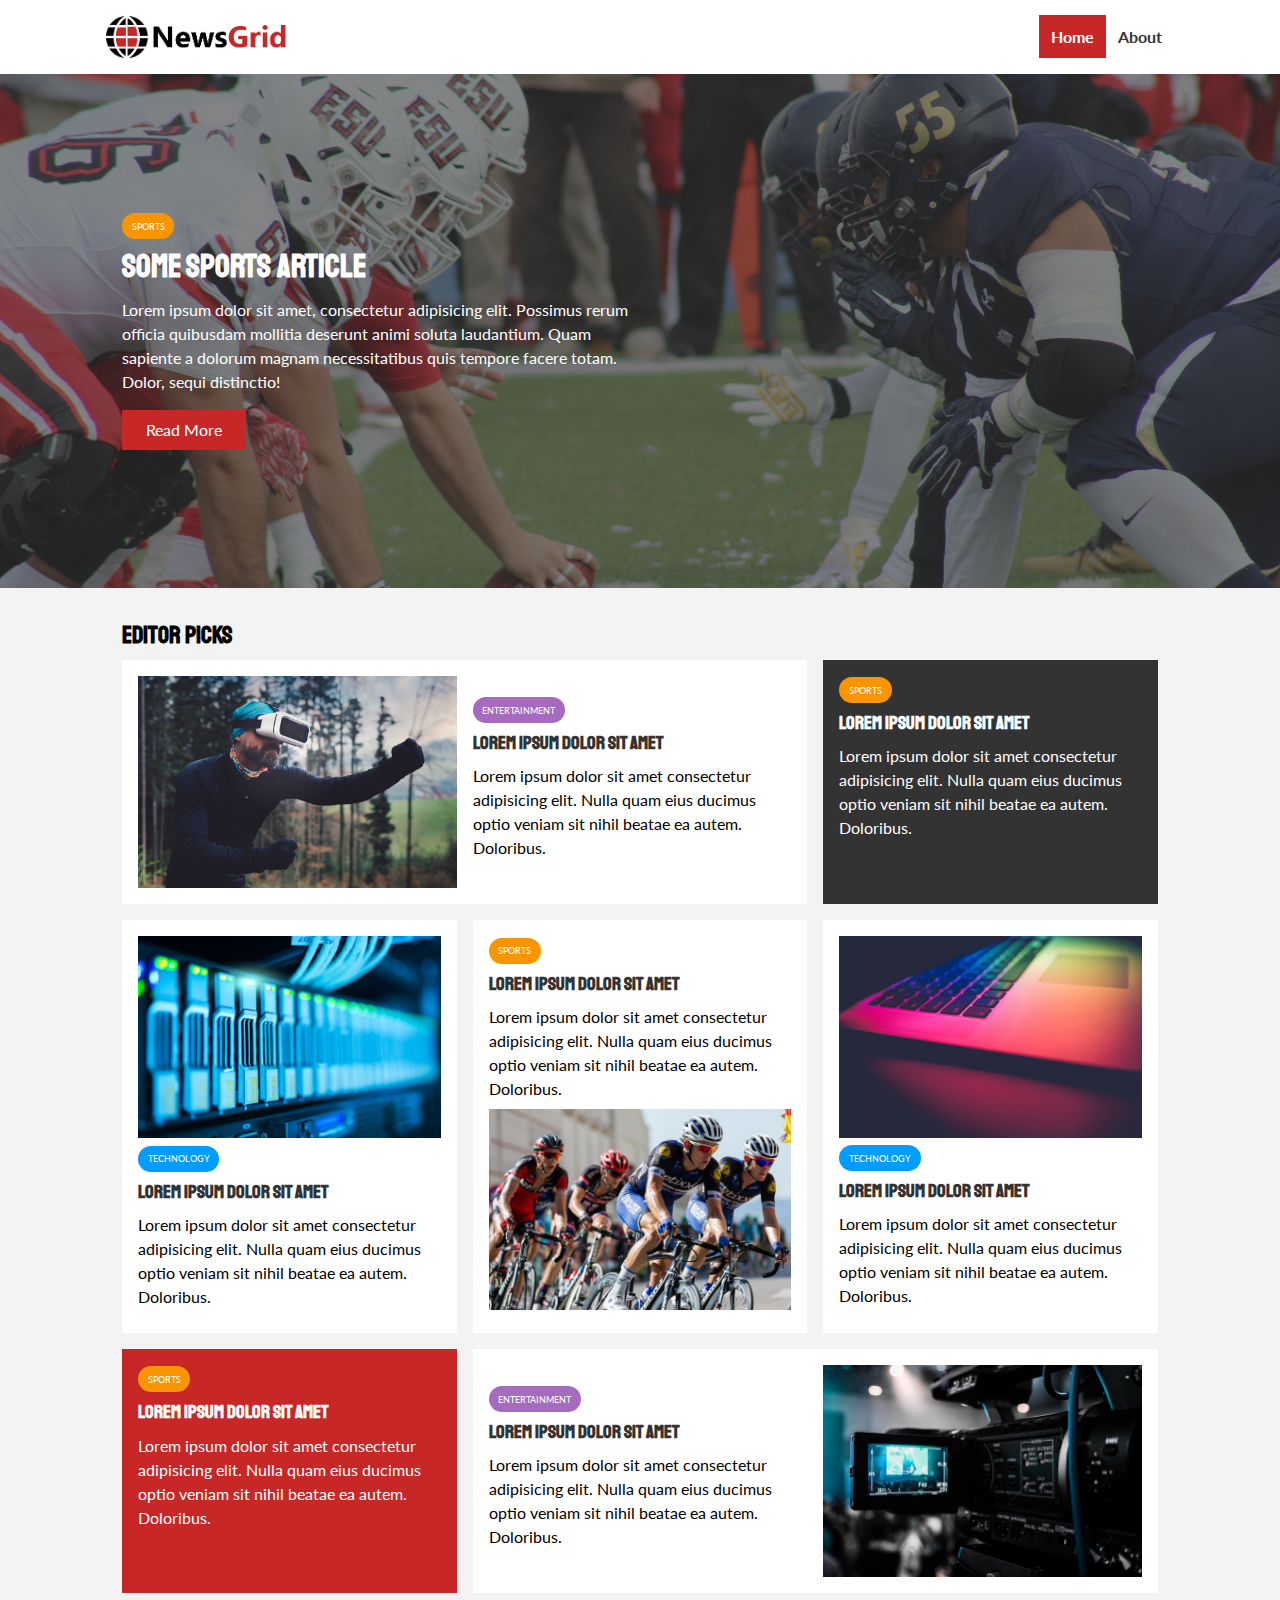
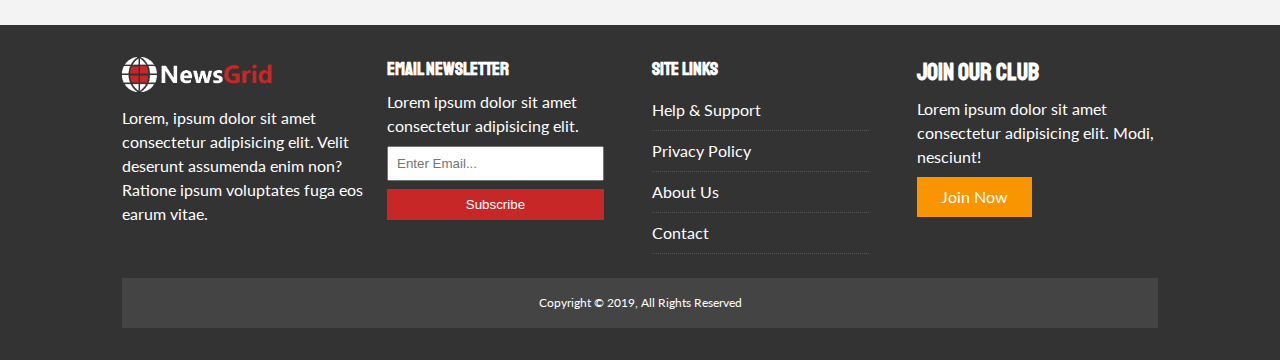
<file: newsgrid/index.html>
<!DOCTYPE html>
<html lang="en">
<head>
  <meta charset="UTF-8">
  <meta name="viewport" content="width=device-width, initial-scale=1.0">
  <meta http-equiv="X-UA-Compatible" content="ie=edge">
  <link rel="stylesheet" href="https://use.fontawesome.com/releases/v5.6.3/css/all.css" integrity="sha384-UHRtZLI+pbxtHCWp1t77Bi1L4ZtiqrqD80Kn4Z8NTSRyMA2Fd33n5dQ8lWUE00s/" crossorigin="anonymous">
  <link href="https://fonts.googleapis.com/css?family=Lato|Staatliches" rel="stylesheet">
  <link rel="stylesheet" href="css/style.css">
  <link rel="stylesheet" media="screen and (max-width: 768px)" href="css/mobile.css">
  <link rel="shortcut icon" type="image/x-icon" href="favicon.ico">
  <title>NewsGrid | Latest News</title>
</head>
<body>
  <nav id="main-nav">
    <div class="container">
      <img src="img/logo.png" alt="NewsGrid" class="logo">
      <div class="social">
        <a href="http://facebook.com" target="_blank"><i class="fab fa-facebook fa-2x"></i></a>
        <a href="http://twitter.com" target="_blank"><i class="fab fa-twitter fa-2x"></i></a>
        <a href="http://instagram.com" target="_blank"><i class="fab fa-instagram fa-2x"></i></a>
        <a href="http://youtube.com" target="_blank"><i class="fab fa-youtube fa-2x"></i></a>
      </div>
      <ul>
        <li><a class="current" href="index.html">Home</a></li>
        <li><a href="about.html">About</a></li>
      </ul>
    </div>
  </nav>

  <!-- Showcase -->
  <header id="showcase">
    <div class="container">
      <div class="showcase-container">
        <div class="showcase-content">
          <div class="category category-sports">Sports</div>
          <h1>Some Sports Article</h1>
          <p>Lorem ipsum dolor sit amet, consectetur adipisicing elit. Possimus rerum officia quibusdam mollitia deserunt animi soluta laudantium. Quam sapiente a dolorum magnam necessitatibus quis tempore facere totam. Dolor, sequi distinctio!</p>
          <a href="article.html" class="btn btn-primary">Read More</a>
        </div>
      </div>
    </div>
  </header>

  <!-- Home Articles -->
  <section id="home-articles" class="py-2">
    <div class="container">
        <h2>Editor Picks</h2>
        <div class="articles-container">
          <article class="card">
            <img src="img/articles/ent1.jpg" alt="">
            <div>
              <div class="category category-ent">Entertainment</div>
              <h3>
                <a href="article.html">Lorem ipsum dolor sit amet</a>
              </h3>
              <p>Lorem ipsum dolor sit amet consectetur adipisicing elit. Nulla quam eius ducimus optio veniam sit nihil beatae ea autem. Doloribus.</p>
            </div>
          </article>
          <article class="card bg-dark">
            <div class="category category-sports">Sports</div>
            <h3>
              <a href="article.html">Lorem ipsum dolor sit amet</a>
            </h3>
            <p>Lorem ipsum dolor sit amet consectetur adipisicing elit. Nulla quam eius ducimus optio veniam sit nihil beatae ea autem. Doloribus.</p>
          </article>
          <article class="card">
            <img src="img/articles/tech1.jpg" alt="">
            <div class="category category-tech">Technology</div>
            <h3>
              <a href="article.html">Lorem ipsum dolor sit amet</a>
            </h3>
            <p>Lorem ipsum dolor sit amet consectetur adipisicing elit. Nulla quam eius ducimus optio veniam sit nihil beatae ea autem. Doloribus.</p>
          </article>
          <article class="card">
            <div class="category category-sports">Sports</div>
            <h3>
              <a href="article.html">Lorem ipsum dolor sit amet</a>
            </h3>
            <p>Lorem ipsum dolor sit amet consectetur adipisicing elit. Nulla quam eius ducimus optio veniam sit nihil beatae ea autem. Doloribus.</p>
            <img src="img/articles/sports1.jpg" alt="">
          </article>
          <article class="card">
            <img src="img/articles/tech2.jpg" alt="">
            <div class="category category-tech">Technology</div>
            <h3>
              <a href="article.html">Lorem ipsum dolor sit amet</a>
            </h3>
            <p>Lorem ipsum dolor sit amet consectetur adipisicing elit. Nulla quam eius ducimus optio veniam sit nihil beatae ea autem. Doloribus.</p>
          </article>
          <article class="card bg-primary">
            <div class="category category-sports">Sports</div>
            <h3>
              <a href="article.html">Lorem ipsum dolor sit amet</a>
            </h3>
            <p>Lorem ipsum dolor sit amet consectetur adipisicing elit. Nulla quam eius ducimus optio veniam sit nihil beatae ea autem. Doloribus.</p>
          </article>
          <article class="card">
            <div>
              <div class="category category-ent">Entertainment</div>
              <h3>
                <a href="article.html">Lorem ipsum dolor sit amet</a>
              </h3>
              <p>Lorem ipsum dolor sit amet consectetur adipisicing elit. Nulla quam eius ducimus optio veniam sit nihil beatae ea autem. Doloribus.</p>
            </div>
            <img src="img/articles/ent2.jpg" alt="">
          </article>
        </div>
    </div>
  </section>

  <!-- Footer -->
  <footer id="main-footer" class="py-2">
    <div class="container footer-container">
      <div>
        <img src="img/logo_light.png" alt="NewsGrid">
        <p>Lorem, ipsum dolor sit amet consectetur adipisicing elit. Velit deserunt assumenda enim non? Ratione ipsum voluptates fuga eos earum vitae.</p>
      </div>
      <div>
        <h3>Email Newsletter</h3>
        <p>Lorem ipsum dolor sit amet consectetur adipisicing elit.</p>
        <form>
          <input type="email" placeholder="Enter Email...">
          <input type="submit" value="Subscribe" class="btn btn-primary">
        </form>
      </div>
      <div>
        <h3>Site Links</h3>
        <ul class="list">
          <li><a href="#">Help & Support</a></li>
          <li><a href="#">Privacy Policy</a></li>
          <li><a href="#">About Us</a></li>
          <li><a href="#">Contact</a></li>
        </ul>
      </div>
      <div>
        <h2>Join Our Club</h2>
        <p>Lorem ipsum dolor sit amet consectetur adipisicing elit. Modi, nesciunt!</p>
        <a href="#" class="btn btn-secondary">Join Now</a>
      </div>
      <div>
        <p>
          Copyright &copy; 2019, All Rights Reserved
        </p>
      </div>
    </div>
  </footer>

</body>
</html>
</file>
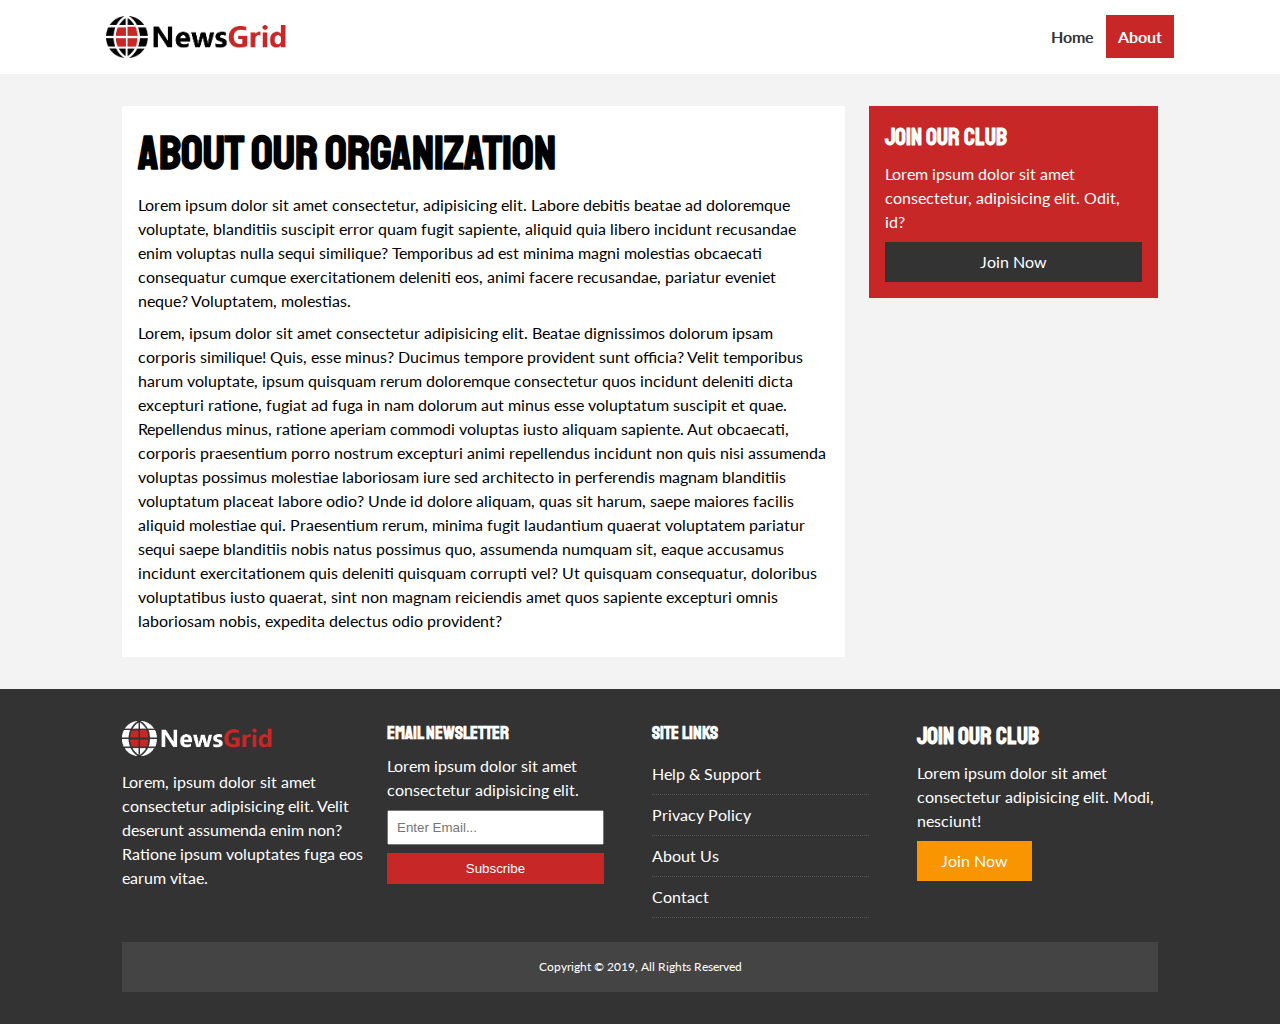
<file: newsgrid/about.html>
<!DOCTYPE html>
<html lang="en">
<head>
  <meta charset="UTF-8">
  <meta name="viewport" content="width=device-width, initial-scale=1.0">
  <meta http-equiv="X-UA-Compatible" content="ie=edge">
  <link rel="stylesheet" href="https://use.fontawesome.com/releases/v5.6.3/css/all.css" integrity="sha384-UHRtZLI+pbxtHCWp1t77Bi1L4ZtiqrqD80Kn4Z8NTSRyMA2Fd33n5dQ8lWUE00s/" crossorigin="anonymous">
  <link href="https://fonts.googleapis.com/css?family=Lato|Staatliches" rel="stylesheet">
  <link rel="stylesheet" href="css/style.css">
  <link rel="stylesheet" media="screen and (max-width: 768px)" href="css/mobile.css">
  <link rel="shortcut icon" type="image/x-icon" href="favicon.ico">
  <title>NewsGrid | About</title>
</head>
<body>
  <nav id="main-nav">
    <div class="container">
      <img src="img/logo.png" alt="NewsGrid" class="logo">
      <div class="social">
        <a href="http://facebook.com" target="_blank"><i class="fab fa-facebook fa-2x"></i></a>
        <a href="http://twitter.com" target="_blank"><i class="fab fa-twitter fa-2x"></i></a>
        <a href="http://instagram.com" target="_blank"><i class="fab fa-instagram fa-2x"></i></a>
        <a href="http://youtube.com" target="_blank"><i class="fab fa-youtube fa-2x"></i></a>
      </div>
      <ul>
        <li><a href="index.html">Home</a></li>
        <li><a class="current" href="about.html">About</a></li>
      </ul>
    </div>
  </nav>

  <section id="about">
    <div class="container">
      <div class="page-container">
        <article class="card">
          <h1 class="l-heading">About Our Organization</h1>
          <p>Lorem ipsum dolor sit amet consectetur, adipisicing elit. Labore debitis beatae ad doloremque voluptate, blanditiis suscipit error quam fugit sapiente, aliquid quia libero incidunt recusandae enim voluptas nulla sequi similique? Temporibus ad est minima magni molestias obcaecati consequatur cumque exercitationem deleniti eos, animi facere recusandae, pariatur eveniet neque? Voluptatem, molestias.</p>
          <p>Lorem, ipsum dolor sit amet consectetur adipisicing elit. Beatae dignissimos dolorum ipsam corporis similique! Quis, esse minus? Ducimus tempore provident sunt officia? Velit temporibus harum voluptate, ipsum quisquam rerum doloremque consectetur quos incidunt deleniti dicta excepturi ratione, fugiat ad fuga in nam dolorum aut minus esse voluptatum suscipit et quae. Repellendus minus, ratione aperiam commodi voluptas iusto aliquam sapiente. Aut obcaecati, corporis praesentium porro nostrum excepturi animi repellendus incidunt non quis nisi assumenda voluptas possimus molestiae laboriosam iure sed architecto in perferendis magnam blanditiis voluptatum placeat labore odio? Unde id dolore aliquam, quas sit harum, saepe maiores facilis aliquid molestiae qui. Praesentium rerum, minima fugit laudantium quaerat voluptatem pariatur sequi saepe blanditiis nobis natus possimus quo, assumenda numquam sit, eaque accusamus incidunt exercitationem quis deleniti quisquam corrupti vel? Ut quisquam consequatur, doloribus voluptatibus iusto quaerat, sint non magnam reiciendis amet quos sapiente excepturi omnis laboriosam nobis, expedita delectus odio provident?</p>
        </article>
        <aside class="card bg-primary">
          <h2>Join Our Club</h2>
          <p>Lorem ipsum dolor sit amet consectetur, adipisicing elit. Odit, id?</p>
          <a href="#" class="btn btn-dark btn-block">Join Now</a>
        </aside>
      </div>
    </div>
  </section>

  <!-- Footer -->
  <footer id="main-footer" class="py-2">
    <div class="container footer-container">
      <div>
        <img src="img/logo_light.png" alt="NewsGrid">
        <p>Lorem, ipsum dolor sit amet consectetur adipisicing elit. Velit deserunt assumenda enim non? Ratione ipsum voluptates fuga eos earum vitae.</p>
      </div>
      <div>
        <h3>Email Newsletter</h3>
        <p>Lorem ipsum dolor sit amet consectetur adipisicing elit.</p>
        <form>
          <input type="email" placeholder="Enter Email...">
          <input type="submit" value="Subscribe" class="btn btn-primary">
        </form>
      </div>
      <div>
        <h3>Site Links</h3>
        <ul class="list">
          <li><a href="#">Help & Support</a></li>
          <li><a href="#">Privacy Policy</a></li>
          <li><a href="#">About Us</a></li>
          <li><a href="#">Contact</a></li>
        </ul>
      </div>
      <div>
        <h2>Join Our Club</h2>
        <p>Lorem ipsum dolor sit amet consectetur adipisicing elit. Modi, nesciunt!</p>
        <a href="#" class="btn btn-secondary">Join Now</a>
      </div>
      <div>
        <p>
          Copyright &copy; 2019, All Rights Reserved
        </p>
      </div>
    </div>
  </footer>

</body>
</html>
</file>
<file: newsgrid/css/style.css>
:root {
  --primary-color: #c72727;
  --secondary-color: #f99500;
  --light-color: #f3f3f3;
  --dark-color: #333;
  --max-width: 1100px;
}

.category {
  --sports-color: #f99500;
  --ent-color: #a66bbe;
  --tech-color: #009cff;
}

* {
  margin: 0;
  padding: 0;
  box-sizing: border-box;
}

body {
  font-family: 'Lato', sans-serif;
  line-height: 1.5;
  background: var(--light-color);
}

a {
  color: #333;
  text-decoration: none;
}

ul {
  list-style: none;
}

p {
  margin: .5rem 0;
}

img {
  width: 100%;
}

h1, h2, h3, h4, h5, h6 {
  font-family: 'Staatliches', cursive;
  margin-bottom: .55rem;
  line-height: 1.3;
}

/* Utility */
.container {
  max-width: var(--max-width);
  margin: auto;
  padding: 0 2rem;
  overflow: hidden;
}

.category {
  display: inline-block;
  color: #fff;
  font-size: 0.55rem;
  text-transform: uppercase;
  padding: 0.4rem 0.6rem;
  border-radius: 15px;
  margin-bottom: 0.5rem;
}

.category-sports { background: var(--sports-color) }
.category-ent { background: var(--ent-color) }
.category-tech { background: var(--tech-color) }

.btn {
  display: inline-block;
  border: none;
  background: var(--dark-color);
  color: #fff;
  padding: 0.5rem 1.5rem;
}

.btn-light { background: var(--light-color) }
.btn-primary { background: var(--primary-color) }
.btn-secondary { background: var(--secondary-color) }

.btn-block {
  display: block;
  width: 100%;
  text-align: center;
}

.btn:hover {
  opacity: 0.9;
}

.card {
  background: #fff;
  padding: 1rem;
}

.bg-dark {
  background: var(--dark-color);
  color: #fff;
}

.bg-primary {
  background: var(--primary-color);
  color: #fff;
}

.bg-secondary {
  background: var(--secondary-color);
  color: #fff;
}

.bg-dark h1,
.bg-dark h2,
.bg-dark h3,
.bg-dark a,
.bg-primary h1,
.bg-primary h2,
.bg-primary h3,
.bg-primary a,
.bg-secondary h1,
.bg-secondary h2,
.bg-secondary h3,
.bg-secondary a {
  color: #fff;
}

.py-1 { padding: 1.5rem 0 }
.py-2 { padding: 2rem 0 }
.py-3 { padding: 3rem 0 }
.p-1 { padding: 1.5rem }
.p-2 { padding: 2rem }
.p-3 { padding: 3rem }

.l-heading {
  font-size: 3rem;
}

.list li {
  padding: .5rem 0;
  border-bottom: #555 dotted 1px;
  width: 90%;
}

.list li a:hover {
  color: var(--primary-color) !important;
}

/* Inner page grid container */
.page-container {
  display: grid;
  grid-template-columns: 5fr 2fr;
  margin: 2rem 0;
  grid-gap: 1.5rem;
}

.page-container > *:first-child {
  grid-row: 1 / span 3;
}

/* Navigation */
#main-nav {
  background: #fff;
  position: sticky;
  top: 0;
  z-index: 2;
}

#main-nav .container {
  display: grid;
  grid-template-columns: 6fr 3fr 2fr;
  padding: 1rem;
  align-items: center;
}

#main-nav .logo {
  width: 180px;
}

#main-nav ul {
  justify-self: end;
  display: flex;
}

#main-nav ul li a {
  padding: 0.75rem;
  font-weight: bold;
}

#main-nav ul li a.current {
  background: var(--primary-color);
  color: #fff;
}

#main-nav ul li a:hover {
  background: var(--light-color);
  color: var(--dark-color);
}

#main-nav .social {
  justify-self: center;
}

#main-nav .social i {
  color: #777;
  margin-right: .5rem;
}

/* Showcase */
#showcase {
  color: #fff;
  background: #333;
  padding: 2rem;
  position: relative;
}

#showcase:before {
  content: '';
  background: url('../img/featured.jpg') no-repeat center center/cover;
  position: absolute;
  top: 0;
  left: 0;
  width: 100%;
  height: 100%;
  opacity: 0.4;
}

#showcase .showcase-container {
  display: grid;
  grid-template-columns: repeat(2, 1fr);
  justify-content: center;
  align-items: center;
  height: 50vh;
}

#showcase .showcase-content {
  z-index: 1;
}

#showcase .showcase-content p {
  margin-bottom: 1rem;
}

/* Home Articles */
#home-articles .articles-container {
  display: grid;
  grid-template-columns: repeat(3, 1fr);
  grid-gap: 1rem;
}

#home-articles .articles-container > *:first-child,
#home-articles .articles-container > *:last-child {
  display: grid;
  grid-template-columns: repeat(2, 1fr);
  grid-gap: 1rem;
  align-items: center;
  grid-column: 1 / span 2;
}

#home-articles .articles-container > *:last-child {
  grid-column: 2 / span 2;
}

#article .meta {
  display: flex;
  justify-content: space-between;
  align-items: center;
  background: #eee;
  padding: 0.5rem;
}

#article .meta .category {
  margin-top: 0.4rem;
}

/* Footer */
#main-footer {
  background: var(--dark-color);
  color: #fff;
}

#main-footer img {
  width: 150px;
}

#main-footer a {
  color: #fff;
}

#main-footer .footer-container {
  display: grid;
  grid-template-columns: repeat(4, 1fr);
  grid-gap: 1.5rem;
}

#main-footer .footer-container > *:last-child {
  background: #444;
  grid-column: 1 / span 4;
  padding: .5rem;
  text-align: center;
  font-size: 0.75rem;
}

#main-footer .footer-container input[type='email'] {
  width: 90%;
  padding: 0.5rem;
  margin-bottom: 0.5rem;
}

#main-footer .footer-container input[type='submit'] {
  width: 90%;
}
</file>
<file: newsgrid/css/mobile.css>
/* Navigation */
#main-nav .social {
  display: none;
}

#main-nav .container {
  grid-template-columns: 1fr;
  grid-gap: 1.2rem;
}

#main-nav ul,
#main-nav .logo {
  justify-self: center;
}

#main-nav ul li a {
  padding: 0.50rem;
}

#home-articles .articles-container {
  grid-template-columns: repeat(2, 1fr);
}

#home-articles .articles-container > *:first-child,
#home-articles .articles-container > *:last-child {
  grid-template-columns: 1fr;
  grid-column: 1;
}

@media(max-width: 600px) {
  /* Stack Grid Items */
  #showcase .showcase-container,
  #home-articles .articles-container,
  #main-footer .footer-container {
    grid-template-columns: 1fr;
  }

  #main-footer .footer-container > *:last-child {
    grid-column: 1;
  }

  #main-footer .footer-container > *:first-child,
  #main-footer .footer-container > *:nth-child(2){
    border-bottom: #444 dotted 1px;
    padding-bottom: 1rem;
  }

  .page-container {
    grid-template-columns: 1fr;
    text-align: center;
  }

  .page-container > *:first-child {
    grid-row: 1;
  }

  .l-heading {
    font-size: 2rem;
  }
}
</file>
